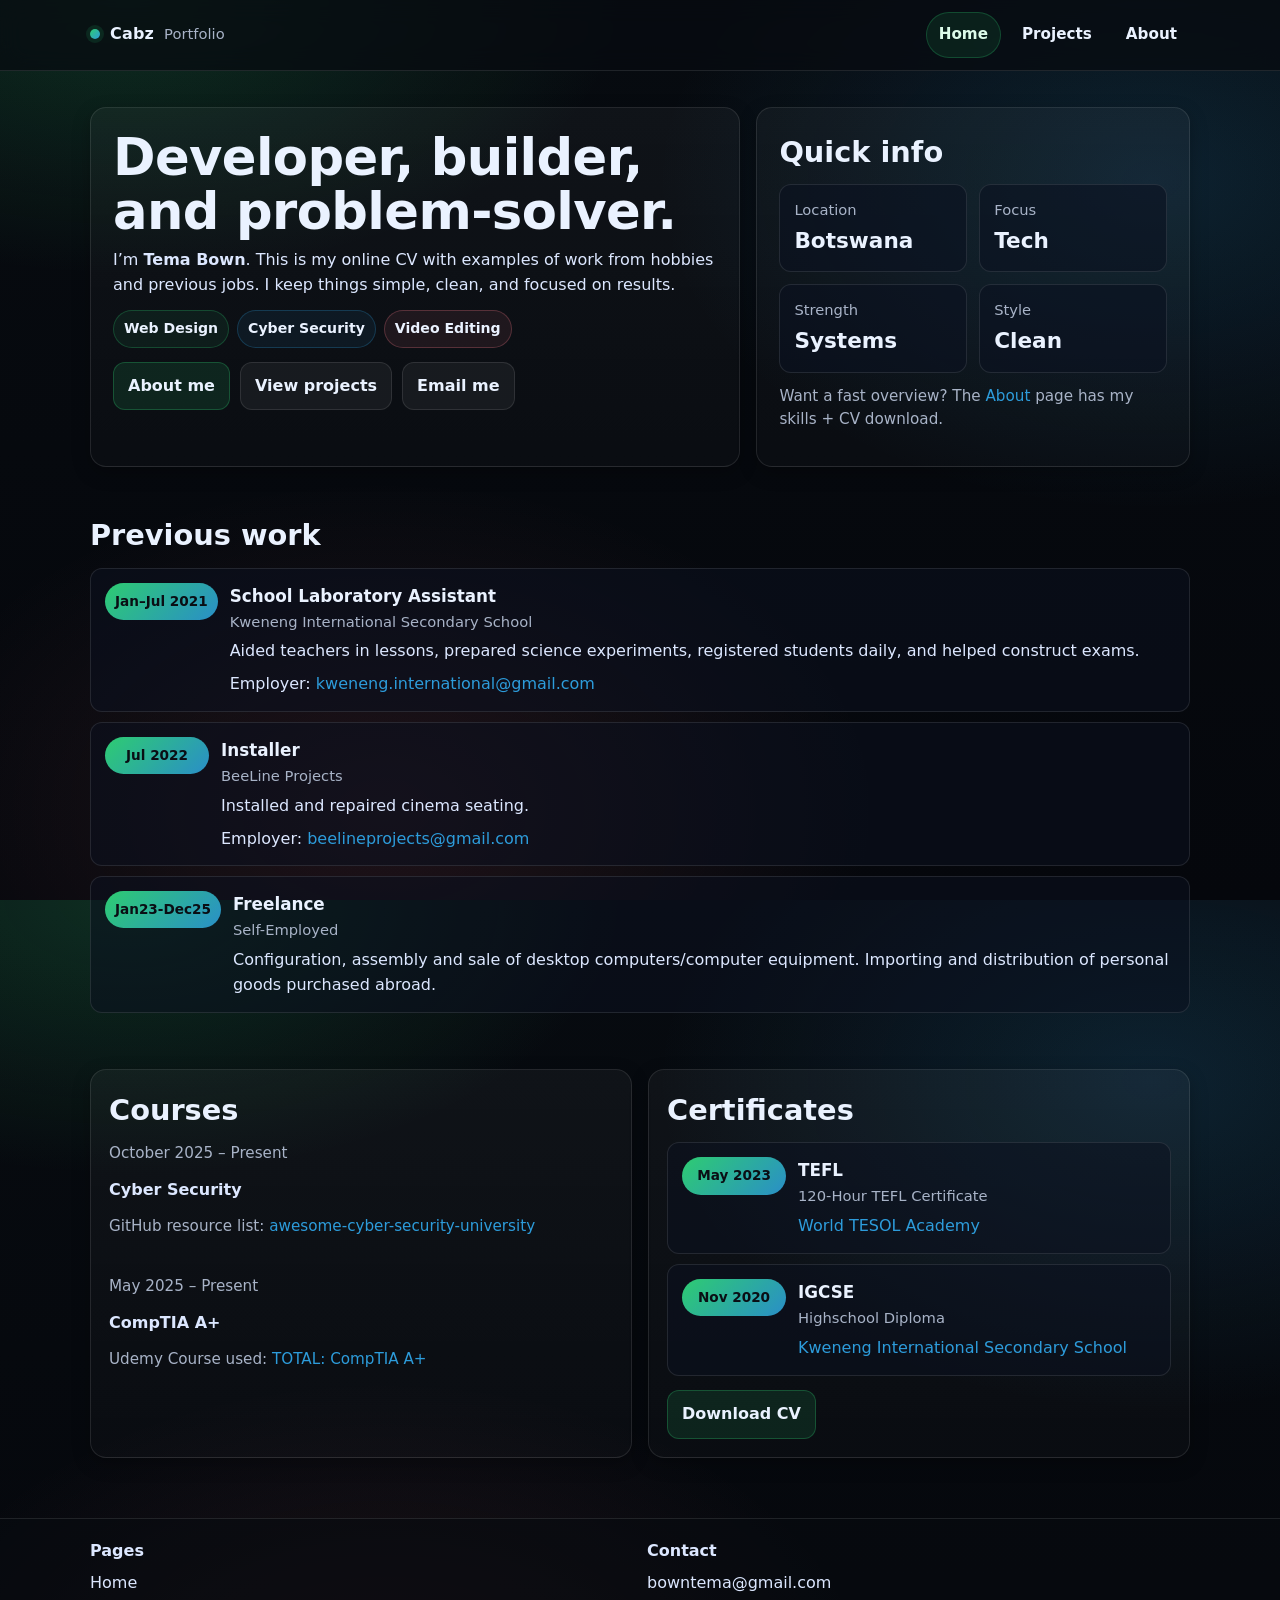
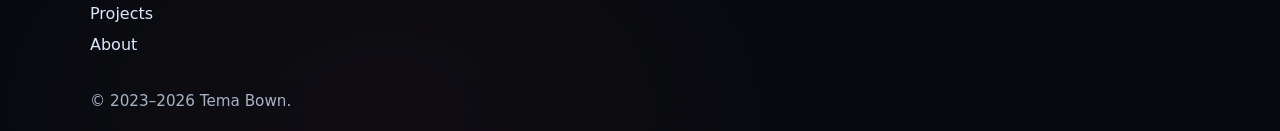
<file: portfolio_rebuild/index.html>
<!doctype html>
<html lang="en-GB">
<head>
  <meta charset="UTF-8" />
  <meta name="author" content="Tema" />
  <meta name="viewport" content="width=device-width, initial-scale=1.0" />
  <meta name="description" content="Tema Bown — Online portfolio and CV" />
  <title>Cabz| Portfolio</title>
  <link rel="icon" href="favicon.png" type="image/svg+xml" />
  <link rel="stylesheet" href="styles.css" />
  <link rel="stylesheet" href="index.css" />
</head>
<body>
  <header class="nav">
      <div class="container nav-inner">
        <div class="brand">
          <span class="dot" aria-hidden="true"></span>
          <span class="name">Cabz</span>
          <span class="tag">Portfolio</span>
        </div>
        <nav class="nav-links" aria-label="Primary">
          <a href="index.html" class="active">Home</a>
          <a href="projects.html" class="">Projects</a>
          <a href="about.html" class="">About</a>
        </nav>
      </div>
    </header>

  <main class="container">
    <section class="hero">
      <div class="hero-grid">
        <div class="card">
          <div class="card-inner">
            <h1>Developer, builder, and problem-solver.</h1>
            <p>
              I’m <strong>Tema Bown</strong>. This is my online CV with examples of work from hobbies and previous jobs.
              I keep things simple, clean, and focused on results.
            </p>

            <div class="badge-row" aria-label="Highlights">
              <span class="badge green">Web Design</span>
              <span class="badge blue">Cyber Security</span>
              <span class="badge red">Video Editing</span>
            </div>

            <div style="display:flex; flex-wrap:wrap; gap:10px; margin-top:14px;">
              <a class="btn primary" href="about.html">About me</a>
              <a class="btn" href="projects.html">View projects</a>
              <a class="btn" href="mailto:bowntema@gmail.com">Email me</a>
            </div>
          </div>
        </div>

        <div class="card">
          <div class="card-inner">
            <h2>Quick info</h2>
            <div class="kpis">
              <div class="kpi">
                <div class="label">Location</div>
                <div class="value">Botswana</div>
              </div>
              <div class="kpi">
                <div class="label">Focus</div>
                <div class="value">Tech</div>
              </div>
              <div class="kpi">
                <div class="label">Strength</div>
                <div class="value">Systems</div>
              </div>
              <div class="kpi">
                <div class="label">Style</div>
                <div class="value">Clean</div>
              </div>
            </div>
            <p class="small" style="margin-top:12px;">
              Want a fast overview? The <a href="about.html">About</a> page has my skills + CV download.
            </p>
          </div>
        </div>
      </div>
    </section>

    <section class="section">
      <h2>Previous work</h2>
      <div class="list" role="list">
        <div class="item" role="listitem">
          <div class="pill">Jan–Jul 2021</div>
          <div>
            <h3>School Laboratory Assistant</h3>
            <div class="meta">Kweneng International Secondary School</div>
            <div class="desc">
              Aided teachers in lessons, prepared science experiments, registered students daily, and helped construct exams.
              <div style="margin-top:8px;">
                Employer: <a href="mailto:kweneng.international@gmail.com">kweneng.international@gmail.com</a>
              </div>
            </div>
          </div>
        </div>

        <div class="item" role="listitem">
          <div class="pill">  Jul 2022  </div>
          <div>
            <h3>Installer</h3>
            <div class="meta">BeeLine Projects</div>
            <div class="desc">
              Installed and repaired cinema seating.
              <div style="margin-top:8px;">
                Employer: <a href="mailto:beelineprojects@gmail.com">beelineprojects@gmail.com</a>
              </div>
            </div>
          </div>
        </div>
                <div class="item" role="listitem">
          <div class="pill">Jan23-Dec25</div>
          <div>
            <h3>Freelance</h3>
            <div class="meta">Self-Employed</div>
            <div class="desc">
              Configuration, assembly and sale of desktop computers/computer equipment. Importing and distribution of personal goods purchased abroad.
            </div>
          </div>
        </div>
      </div>
    </section>

    <section class="section grid-2">
      <div class="card">
        <div class="card-inner">
          <h2>Courses</h2>
          <p class="small">October 2025 – Present</p>
          <p><strong>Cyber Security</strong></p>
          <p class="small">
            GitHub resource list:
            <a href="https://github.com/brootware/awesome-cyber-security-university">awesome-cyber-security-university</a>
          </p>
          <br>
          <p class="small">May 2025 – Present</p>
          <p><strong>CompTIA A+</strong></p>
          <p class="small">
            Udemy Course used:
            <a href="https://www.udemy.com/course/comptia-aplus-core-1/?couponCode=CP250105G1">TOTAL: CompTIA A+</a>
          </p>
        </div>
      </div>

      <div class="card">
        <div class="card-inner">
          <h2>Certificates</h2>
          <div class="list" role="list">
            <div class="item" role="listitem">
              <div class="pill">May 2023</div>
              <div>
                <h3>TEFL</h3>
                <div class="meta">120-Hour TEFL Certificate</div>
                <div class="desc">
                  <a href="https://www.worldtesolacademy.com/">World TESOL Academy</a>
                </div>
              </div>
            </div>
            <div class="item" role="listitem">
              <div class="pill">Nov 2020</div>
              <div>
                <h3>IGCSE</h3>
                <div class="meta">Highschool Diploma</div>
                <div class="desc">
                  <a href="https://kwenenginternational.com/">Kweneng International Secondary School</a>
                </div>
              </div>
            </div>
          </div>

          <div style="margin-top:14px;">
            <a class="btn primary" href="Tema Bown CV Jan 2026.pdf" download>Download CV</a>
          </div>
        </div>
      </div>
    </section>
  </main>

  <footer>
  <div class="container">
    <div class="footer-grid">
      <div>
        <p class="footer-title">Pages</p>
        <ul class="footer-links">
          <li><a href="index.html">Home</a></li>
          <li><a href="projects.html">Projects</a></li>
          <li><a href="about.html">About</a></li>
        </ul>
      </div>
      <div>
        <p class="footer-title">Contact</p>
        <ul class="footer-links">
          <li><a href="mailto:bowntema@gmail.com">bowntema@gmail.com</a></li>
        </ul>
      </div>
    </div>
    <div class="copyright">
      <span>&copy; 2023–2026 Tema Bown.</span>
    </div>
  </div>
</footer>
</body>
</html>
</file>
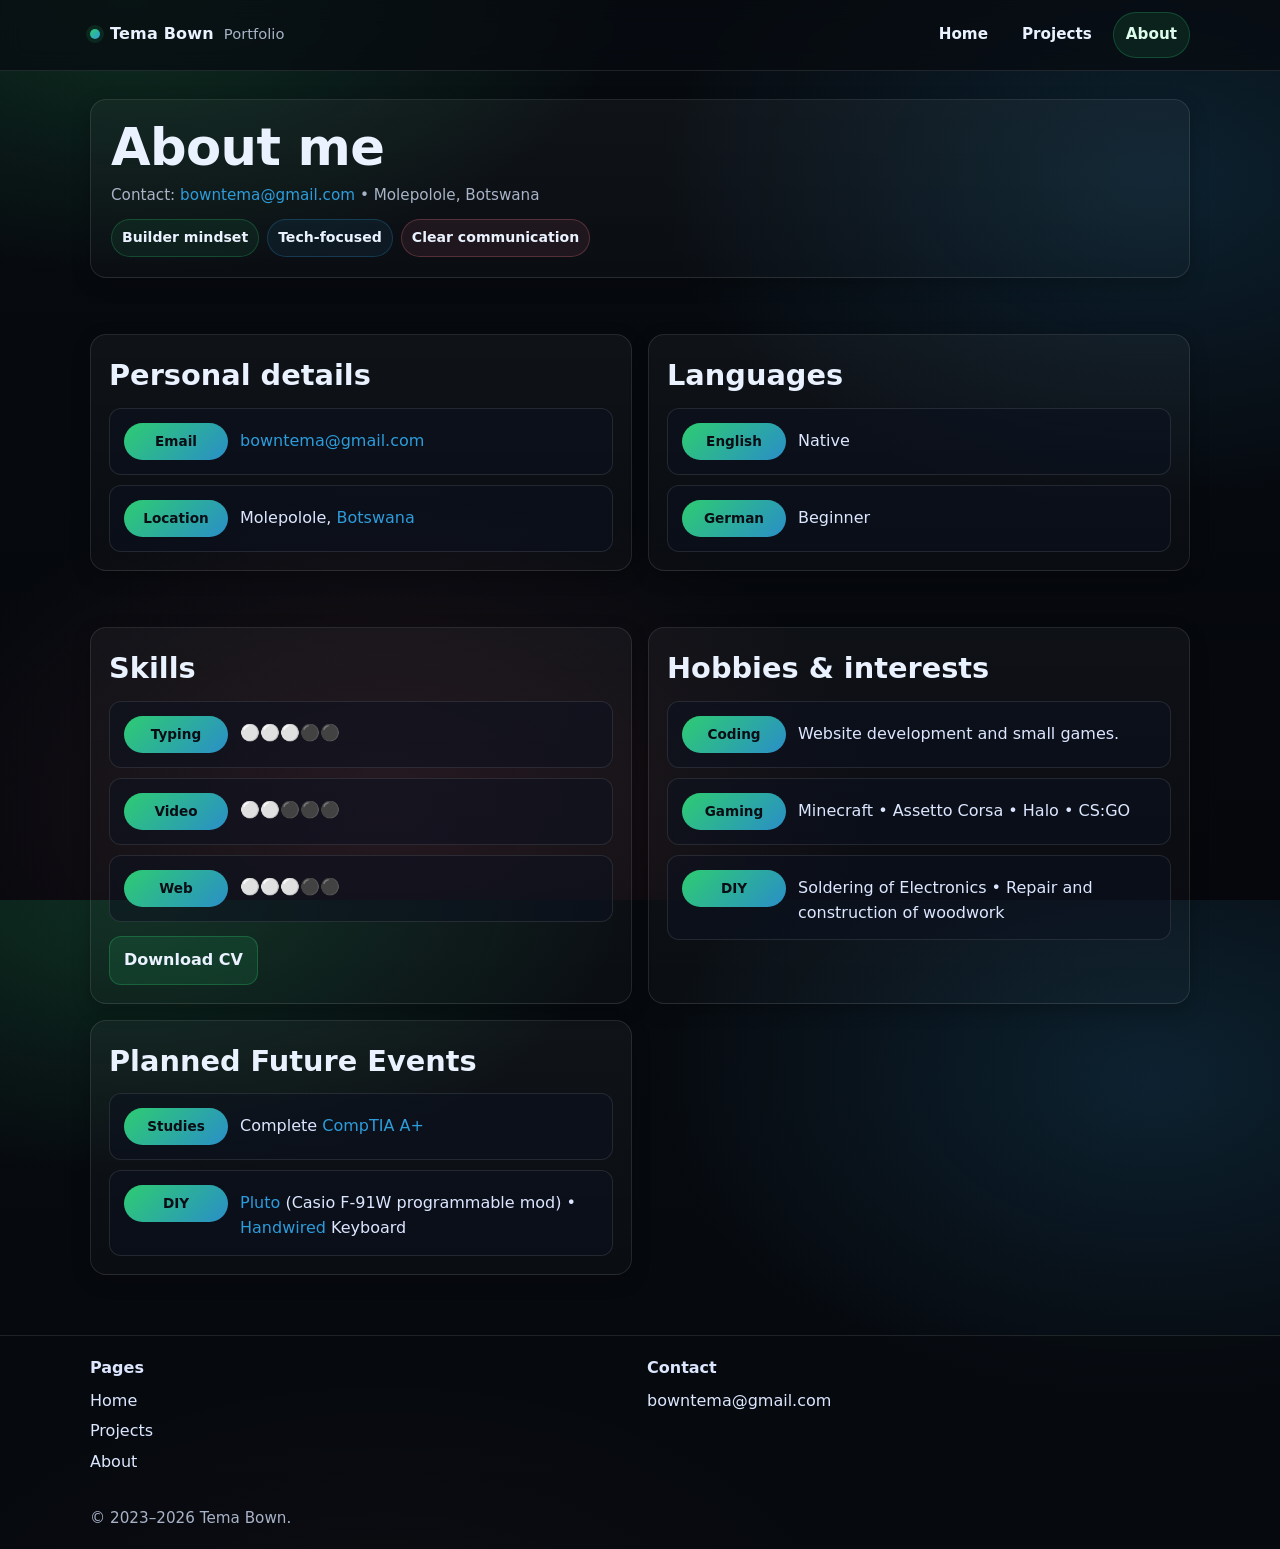
<file: portfolio_rebuild/about.html>
<!doctype html>
<html lang="en-GB">
<head>
  <meta charset="UTF-8" />
  <meta name="author" content="Tema" />
  <meta name="viewport" content="width=device-width, initial-scale=1.0" />
  <meta name="description" content="About Tema Bown" />
  <title>About | Tema Bown</title>
  <link rel="icon" href="favicon.png" type="image/svg+xml" />
  <link rel="stylesheet" href="styles.css" />
  <link rel="stylesheet" href="about.css" />
</head>
<body>
  <header class="nav">
      <div class="container nav-inner">
        <div class="brand">
          <span class="dot" aria-hidden="true"></span>
          <span class="name">Tema Bown</span>
          <span class="tag">Portfolio</span>
        </div>
        <nav class="nav-links" aria-label="Primary">
          <a href="index.html" class="">Home</a>
          <a href="projects.html" class="">Projects</a>
          <a href="about.html" class="active">About</a>
        </nav>
      </div>
    </header>

  <main class="container">
    <section class="section">
      <div class="card about-grid">
        <div class="card-inner">
          <h1>About me</h1>
          <p class="small">
            Contact: <a href="mailto:bowntema@gmail.com">bowntema@gmail.com</a> • Molepolole, Botswana
          </p>
          <div class="badge-row">
            <span class="badge green">Builder mindset</span>
            <span class="badge blue">Tech-focused</span>
            <span class="badge red">Clear communication</span>
          </div>
        </div>
      </div>
    </section>

    <section class="section grid-2">
      <div class="card">
        <div class="card-inner">
          <h2>Personal details</h2>
          <div class="list" role="list">
            <div class="item" role="listitem">
              <div class="pill">Email</div>
              <div class="desc"><a href="mailto:bowntema@gmail.com">bowntema@gmail.com</a></div>
            </div>
            <div class="item" role="listitem">
              <div class="pill">Location</div>
              <div class="desc">Molepolole, <a href="https://en.wikipedia.org/wiki/Botswana">Botswana</a></div>
            </div>
          </div>
        </div>
      </div>

      <div class="card">
        <div class="card-inner">
          <h2>Languages</h2>
          <div class="list" role="list">
            <div class="item" role="listitem">
              <div class="pill">English</div>
              <div class="desc">Native</div>
            </div>
            <div class="item" role="listitem">
              <div class="pill">German</div>
              <div class="desc">Beginner</div>
            </div>
          </div>
        </div>
      </div>
    </section>

    <section class="section grid-2">
      <div class="card">
        <div class="card-inner">
          <h2>Skills</h2>
          <div class="list" role="list">
            <div class="item" role="listitem">
              <div class="pill">Typing</div>
              <div class="desc meter">⚪⚪⚪⚫⚫</div>
            </div>
            <div class="item" role="listitem">
              <div class="pill">Video</div>
              <div class="desc meter">⚪⚪⚫⚫⚫</div>
            </div>
            <div class="item" role="listitem">
              <div class="pill">Web</div>
              <div class="desc meter">⚪⚪⚪⚫⚫</div>
            </div>
          </div>

          <div style="margin-top:14px;">
            <a class="btn primary" href="Tema Bown CV Jan 2026.pdf" download>Download CV</a>
          </div>
        </div>
      </div>

      <div class="card">
        <div class="card-inner">
          <h2>Hobbies & interests</h2>
          <div class="list" role="list">
            <div class="item" role="listitem">
              <div class="pill">Coding</div>
              <div class="desc">Website development and small games.</div>
            </div>
            <div class="item" role="listitem">
              <div class="pill">Gaming</div>
              <div class="desc">
                Minecraft • Assetto Corsa • Halo • CS:GO
              </div>
            </div>
            <div class="item" role="listitem">
              <div class="pill">DIY</div>
              <div class="desc">
                Soldering of Electronics • Repair and construction of woodwork
              </div>
            </div>
          </div>
        </div>
      </div>
      <div class="card">
        <div class="card-inner">
          <h2>Planned Future Events</h2>
          <div class="list" role="list">
            <div class="item" role="listitem">
              <div class="pill">Studies</div>
              <div class="desc">Complete <a href="https://www.comptia.org/en-za/certifications/a/core-1-and-2-v15/">CompTIA A+</a></div>
            </div>
            <div class="item" role="listitem">
              <div class="pill">DIY</div>
              <div class="desc">
                <a href="https://github.com/carrotIndustries/pluto">Pluto</a> (Casio F‑91W programmable mod) • <a href="https://www.youtube.com/watch?v=hjml-K-pV4E&ab_channel=JoeScotto">Handwired</a> Keyboard
              </div>
            </div>
          </div>
        </div>
      </div>
    </section>
  </main>

  <footer>
  <div class="container">
    <div class="footer-grid">
      <div>
        <p class="footer-title">Pages</p>
        <ul class="footer-links">
          <li><a href="index.html">Home</a></li>
          <li><a href="projects.html">Projects</a></li>
          <li><a href="about.html">About</a></li>
        </ul>
      </div>
      <div>
        <p class="footer-title">Contact</p>
        <ul class="footer-links">
          <li><a href="mailto:bowntema@gmail.com">bowntema@gmail.com</a></li>
        </ul>
      </div>
    </div>
    <div class="copyright">
      <span>&copy; 2023–2026 Tema Bown.</span>
    </div>
  </div>
</footer>
</body>
</html>
</file>
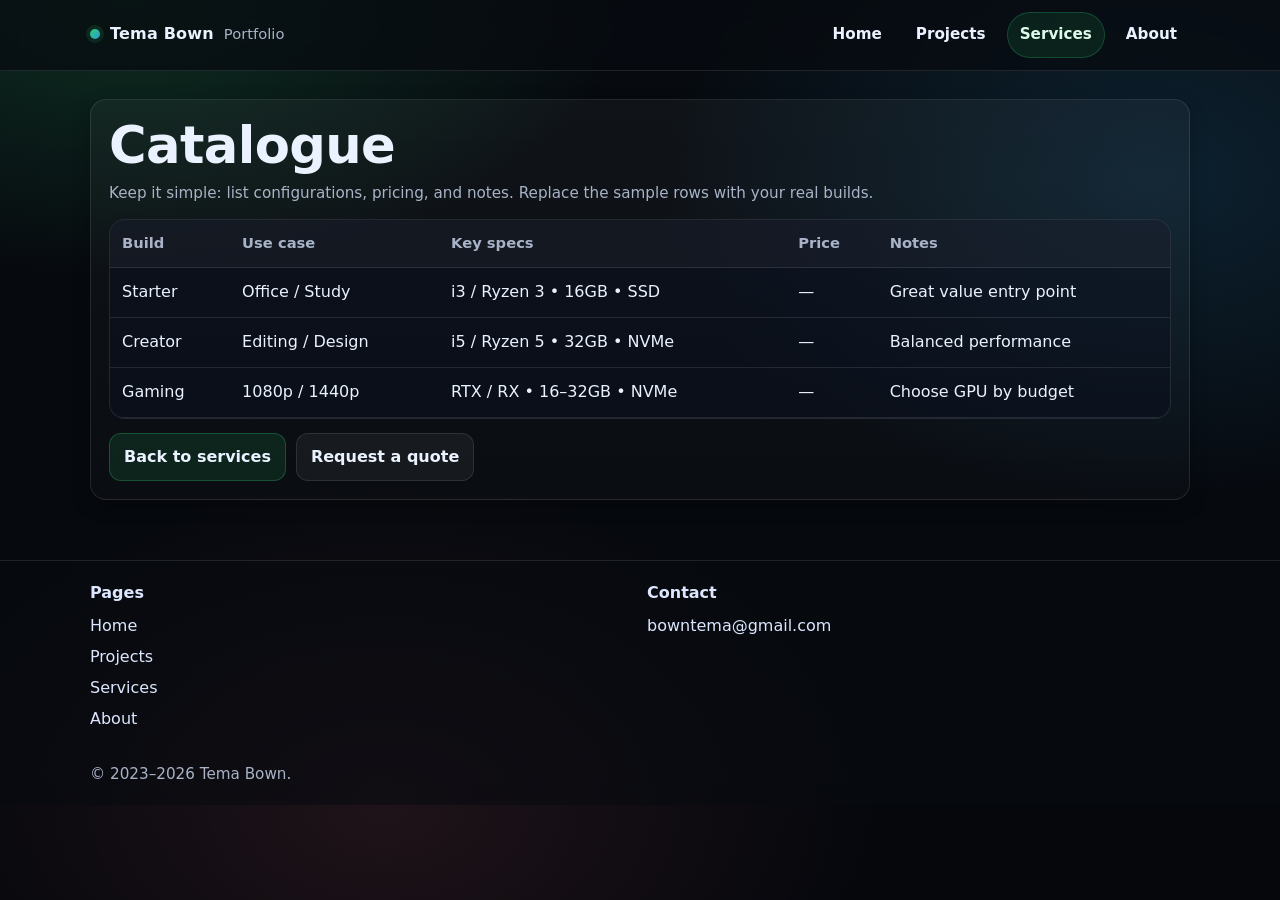
<file: portfolio_rebuild/catalogueCC.html>
<!doctype html>
<html lang="en-GB">
<head>
  <meta charset="UTF-8" />
  <meta name="author" content="Tema" />
  <meta name="viewport" content="width=device-width, initial-scale=1.0" />
  <meta name="description" content="Cabbys Computers catalogue" />
  <title>Catalogue | Cabbys Computers</title>
  <link rel="icon" href="favicon.png" type="image/svg+xml" />
  <link rel="stylesheet" href="styles.css" />
  <link rel="stylesheet" href="catalogueCC.css" />
</head>
<body>
  <header class="nav">
      <div class="container nav-inner">
        <div class="brand">
          <span class="dot" aria-hidden="true"></span>
          <span class="name">Tema Bown</span>
          <span class="tag">Portfolio</span>
        </div>
        <nav class="nav-links" aria-label="Primary">
          <a href="index.html" class="">Home</a>
          <a href="projects.html" class="">Projects</a>
          <a href="services.html" class="active">Services</a>
          <a href="about.html" class="">About</a>
        </nav>
      </div>
    </header>

  <main class="container">
    <section class="section">
      <div class="card">
        <div class="card-inner">
          <h1>Catalogue</h1>
          <p class="small">
            Keep it simple: list configurations, pricing, and notes. Replace the sample rows with your real builds.
          </p>

          <div class="table-wrap" style="margin-top:14px;">
            <table>
              <thead>
                <tr>
                  <th>Build</th>
                  <th>Use case</th>
                  <th>Key specs</th>
                  <th>Price</th>
                  <th>Notes</th>
                </tr>
              </thead>
              <tbody>
                <tr>
                  <td>Starter</td>
                  <td>Office / Study</td>
                  <td>i3 / Ryzen 3 • 16GB • SSD</td>
                  <td>—</td>
                  <td>Great value entry point</td>
                </tr>
                <tr>
                  <td>Creator</td>
                  <td>Editing / Design</td>
                  <td>i5 / Ryzen 5 • 32GB • NVMe</td>
                  <td>—</td>
                  <td>Balanced performance</td>
                </tr>
                <tr>
                  <td>Gaming</td>
                  <td>1080p / 1440p</td>
                  <td>RTX / RX • 16–32GB • NVMe</td>
                  <td>—</td>
                  <td>Choose GPU by budget</td>
                </tr>
              </tbody>
            </table>
          </div>

          <div style="margin-top:14px; display:flex; gap:10px; flex-wrap:wrap;">
            <a class="btn primary" href="services.html">Back to services</a>
            <a class="btn" href="mailto:bowntema@gmail.com">Request a quote</a>
          </div>
        </div>
      </div>
    </section>
  </main>

  <footer>
  <div class="container">
    <div class="footer-grid">
      <div>
        <p class="footer-title">Pages</p>
        <ul class="footer-links">
          <li><a href="index.html">Home</a></li>
          <li><a href="projects.html">Projects</a></li>
          <li><a href="services.html">Services</a></li>
          <li><a href="about.html">About</a></li>
        </ul>
      </div>
      <div>
        <p class="footer-title">Contact</p>
        <ul class="footer-links">
          <li><a href="mailto:bowntema@gmail.com">bowntema@gmail.com</a></li>
        </ul>
      </div>
    </div>
    <div class="copyright">
      <span>&copy; 2023–2026 Tema Bown.</span>
    </div>
  </div>
</footer>
</body>
</html>
</file>
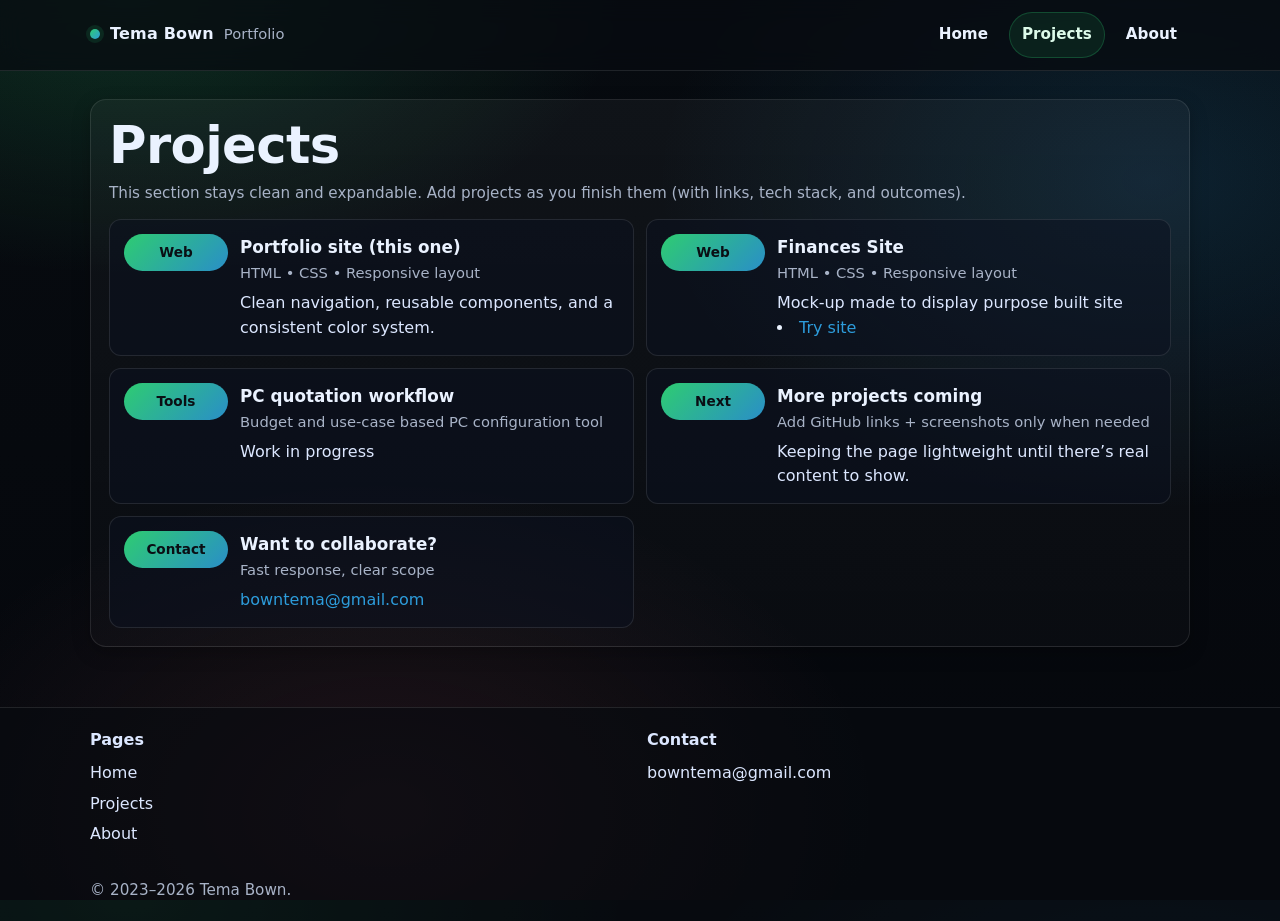
<file: portfolio_rebuild/projects.html>
<!doctype html>
<html lang="en-GB">
<head>
  <meta charset="UTF-8" />
  <meta name="author" content="Tema" />
  <meta name="viewport" content="width=device-width, initial-scale=1.0" />
  <meta name="description" content="Projects and builds" />
  <title>Projects | Tema Bown</title>
  <link rel="icon" href="favicon.png" type="image/svg+xml" />
  <link rel="stylesheet" href="styles.css" />
  <link rel="stylesheet" href="projects.css" />
</head>
<body>
  <header class="nav">
      <div class="container nav-inner">
        <div class="brand">
          <span class="dot" aria-hidden="true"></span>
          <span class="name">Tema Bown</span>
          <span class="tag">Portfolio</span>
        </div>
        <nav class="nav-links" aria-label="Primary">
          <a href="index.html" class="">Home</a>
          <a href="projects.html" class="active">Projects</a>
          <a href="about.html" class="">About</a>
        </nav>
      </div>
    </header>

  <main class="container">
    <section class="section">
      <div class="card">
        <div class="card-inner">
          <h1>Projects</h1>
          <p class="small">
            This section stays clean and expandable. Add projects as you finish them (with links, tech stack, and outcomes).
          </p>

          <div class="project-grid" style="margin-top:14px;">
            <div class="item">
              <div class="pill">Web</div>
              <div>
                <h3>Portfolio site (this one)</h3>
                <div class="meta">HTML • CSS • Responsive layout</div>
                <div class="desc">Clean navigation, reusable components, and a consistent color system.</div>
              </div>
            </div>

                        <div class="item">
              <div class="pill">Web</div>
              <div>
                <h3>Finances Site</h3>
                <div class="meta">HTML • CSS • Responsive layout</div>
                <div class="desc">Mock-up made to display purpose built site</div>
                <div><li><a href="financeProject/index.html">Try site</a></li></div>
              </div>
            </div>

            <div class="item">
              <div class="pill">Tools</div>
              <div>
                <h3>PC quotation workflow</h3>
                <div class="meta">Budget and use-case based PC configuration tool</div>
                <div class="desc">Work in progress</div>
              </div>
            </div>

            <div class="item">
              <div class="pill">Next</div>
              <div>
                <h3>More projects coming</h3>
                <div class="meta">Add GitHub links + screenshots only when needed</div>
                <div class="desc">Keeping the page lightweight until there’s real content to show.</div>
              </div>
            </div>

            <div class="item">
              <div class="pill">Contact</div>
              <div>
                <h3>Want to collaborate?</h3>
                <div class="meta">Fast response, clear scope</div>
                <div class="desc"><a href="mailto:bowntema@gmail.com">bowntema@gmail.com</a></div>
              </div>
            </div>
          </div>
        </div>
      </div>
    </section>
  </main>

  <footer>
  <div class="container">
    <div class="footer-grid">
      <div>
        <p class="footer-title">Pages</p>
        <ul class="footer-links">
          <li><a href="index.html">Home</a></li>
          <li><a href="projects.html">Projects</a></li>
          <li><a href="about.html">About</a></li>
        </ul>
      </div>
      <div>
        <p class="footer-title">Contact</p>
        <ul class="footer-links">
          <li><a href="mailto:bowntema@gmail.com">bowntema@gmail.com</a></li>
        </ul>
      </div>
    </div>
    <div class="copyright">
      <span>&copy; 2023–2026 Tema Bown.</span>
    </div>
  </div>
</footer>
</body>
</html>
</file>
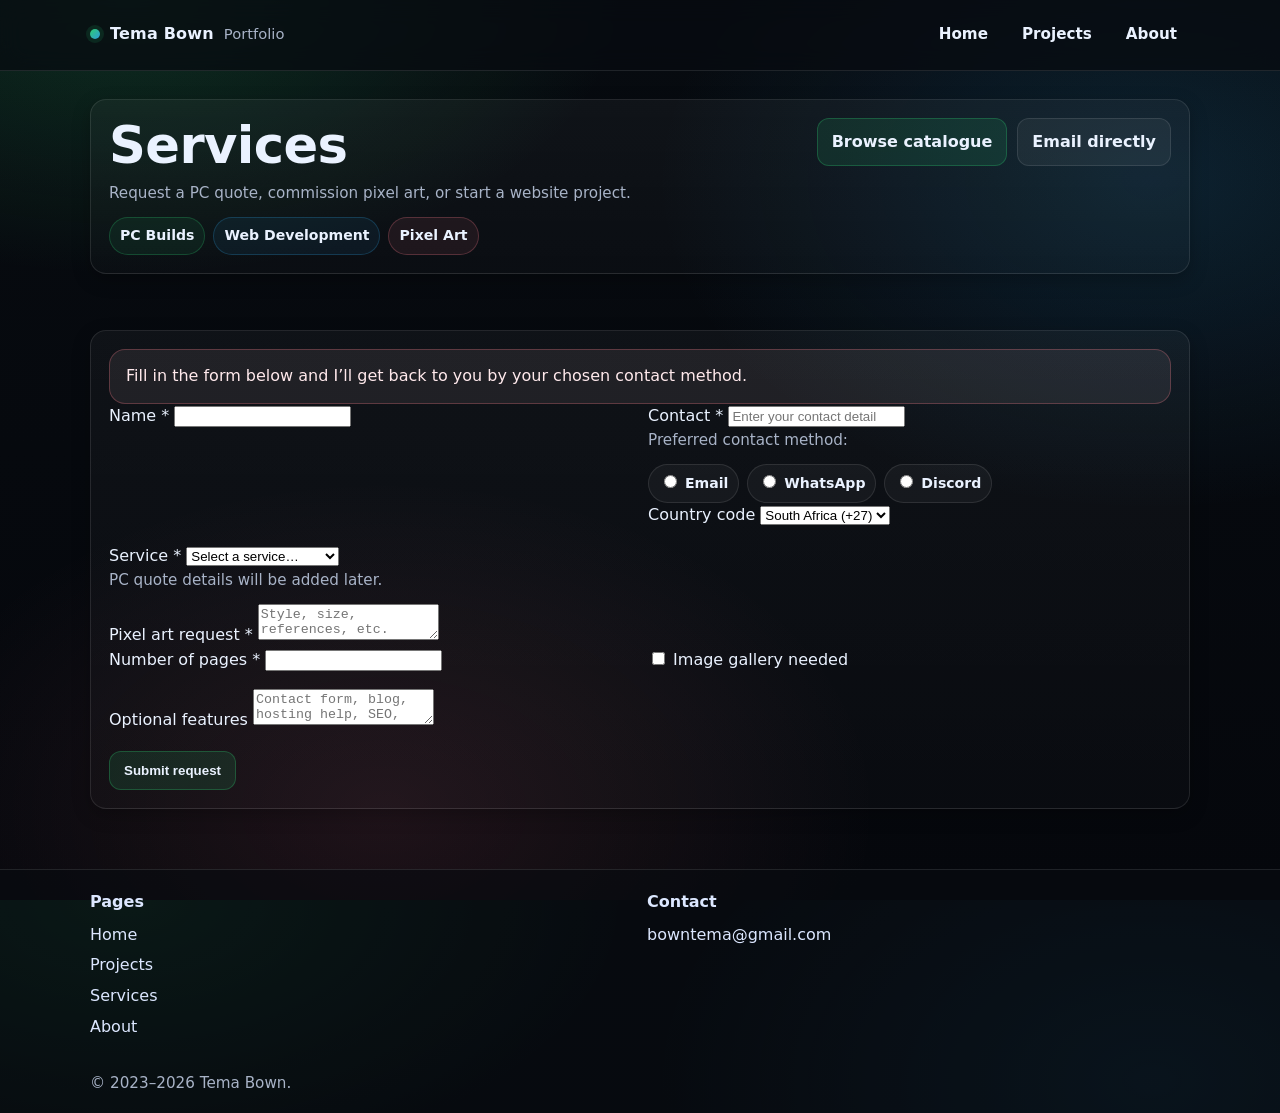
<file: portfolio_rebuild/services.html>
<!doctype html>
<html lang="en-GB">
<head>
  <meta charset="UTF-8" />
  <meta name="author" content="Tema" />
  <meta name="viewport" content="width=device-width, initial-scale=1.0" />
  <meta name="description" content="Services and requests" />
  <title>Services | Tema Bown</title>

  <link rel="icon" href="favicon.png" type="image/svg+xml" />
  <link rel="stylesheet" href="styles.css" />
  <link rel="stylesheet" href="services.css" />
</head>
<body>

<header class="nav">
  <div class="container nav-inner">
    <div class="brand">
      <span class="dot" aria-hidden="true"></span>
      <span class="name">Tema Bown</span>
      <span class="tag">Portfolio</span>
    </div>
    <nav class="nav-links" aria-label="Primary">
      <a href="index.html">Home</a>
      <a href="projects.html">Projects</a>
      <a href="about.html">About</a>
    </nav>
  </div>
</header>


<!-- Current Work In Progress -->
<!-- Code to later be inserted within the nav-links class for navbar -->
<!--       <a href="services.html" class="active">Services</a>       -->

<main class="container">

  <!-- Hero -->
  <section class="section">
    <div class="card">
      <div class="card-inner service-top">
        <div>
          <h1>Services</h1>
          <p class="small">
            Request a PC quote, commission pixel art, or start a website project.
          </p>

          <div class="badge-row">
            <span class="badge green">PC Builds</span>
            <span class="badge blue">Web Development</span>
            <span class="badge red">Pixel Art</span>
          </div>
        </div>

        <div class="actions">
          <a class="btn primary" href="catalogueCC.html">Browse catalogue</a>
          <a class="btn" href="mailto:bowntema@gmail.com">Email directly</a>
        </div>
      </div>
    </div>
  </section>

  <!-- Service Form -->
  <section class="section">
    <div class="card">
      <div class="card-inner">

        <div class="notice">  
          Fill in the form below and I’ll get back to you by your chosen contact method.
        </div>

        <form
          class="service-form"
          id="serviceForm"
          method="post"
          action="https://formspree.io/f/YOUR_FORM_ID"
        >

          <!-- Basic info -->
          <div class="grid-2">
            <div>
              <label for="name">Name *</label>
              <input id="name" name="name" required />
            </div>

            <div>
              <label for="contact">Contact *</label>
              <input
                id="contact"
                name="contact"
                required
                placeholder="Enter your contact detail"
              />

              <p class="small">Preferred contact method:</p>

              <div class="badge-row">
                <label class="badge">
                  <input type="radio" name="contactType" value="email" required />
                  Email
                </label>
                <label class="badge">
                  <input type="radio" name="contactType" value="whatsapp" />
                  WhatsApp
                </label>
                <label class="badge">
                  <input type="radio" name="contactType" value="discord" />
                  Discord
                </label>
              </div>

              <div id="countryWrap" class="hidden">
                <label for="countryCode">Country code</label>
                <select id="countryCode" name="countryCode">
                  <option value="+27">South Africa (+27)</option>
                  <option value="+1">USA (+1)</option>
                  <option value="+44">UK (+44)</option>
                  <option value="+61">Australia (+61)</option>
                  <option value="+49">Germany (+49)</option>
                </select>
              </div>
            </div>
          </div>

          <!-- Service -->
          <div style="margin-top:16px;">
            <label for="service">Service *</label>
            <select id="service" name="service" required>
              <option value="">Select a service…</option>
              <option value="pc">PC Quote</option>
              <option value="pixel">Pixel Art Commission</option>
              <option value="web">Website Development</option>
            </select>
          </div>

          <!-- PC -->
          <div id="pcFields" class="hidden">
            <p class="small">PC quote details will be added later.</p>
          </div>

          <!-- Pixel Art -->
          <div id="pixelFields" class="hidden">
            <label for="pixelRequest">Pixel art request *</label>
            <textarea
              id="pixelRequest"
              name="pixelRequest"
              placeholder="Style, size, references, etc."
            ></textarea>
          </div>

          <!-- Website -->
          <div id="webFields" class="hidden grid-2">
            <div>
              <label for="pages">Number of pages *</label>
              <input type="number" id="pages" name="pages" min="1" />
            </div>

            <div>
              <label>
                <input type="checkbox" name="gallery" />
                Image gallery needed
              </label>
            </div>

            <div style="grid-column:1/-1;">
              <label for="webExtras">Optional features</label>
              <textarea
                id="webExtras"
                name="webExtras"
                placeholder="Contact form, blog, hosting help, SEO, etc."
              ></textarea>
            </div>
          </div>

          <input type="hidden" name="_subject" value="New Service Request" />
          <input type="hidden" name="_template" value="table" />

          <div style="margin-top:18px;">
            <button class="btn primary" type="submit">Submit request</button>
          </div>
        </form>

      </div>
    </div>
  </section>

</main>

<footer>
  <div class="container">
    <div class="footer-grid">
      <div>
        <p class="footer-title">Pages</p>
        <ul class="footer-links">
          <li><a href="index.html">Home</a></li>
          <li><a href="projects.html">Projects</a></li>
          <li><a href="services.html">Services</a></li>
          <li><a href="about.html">About</a></li>
        </ul>
      </div>
      <div>
        <p class="footer-title">Contact</p>
        <ul class="footer-links">
          <li><a href="mailto:bowntema@gmail.com">bowntema@gmail.com</a></li>
        </ul>
      </div>
    </div>

    <div class="copyright">
      <span>&copy; 2023–2026 Tema Bown.</span>
    </div>
  </div>
</footer>

<script src="services.js" defer></script>
</body>
</html>
</file>
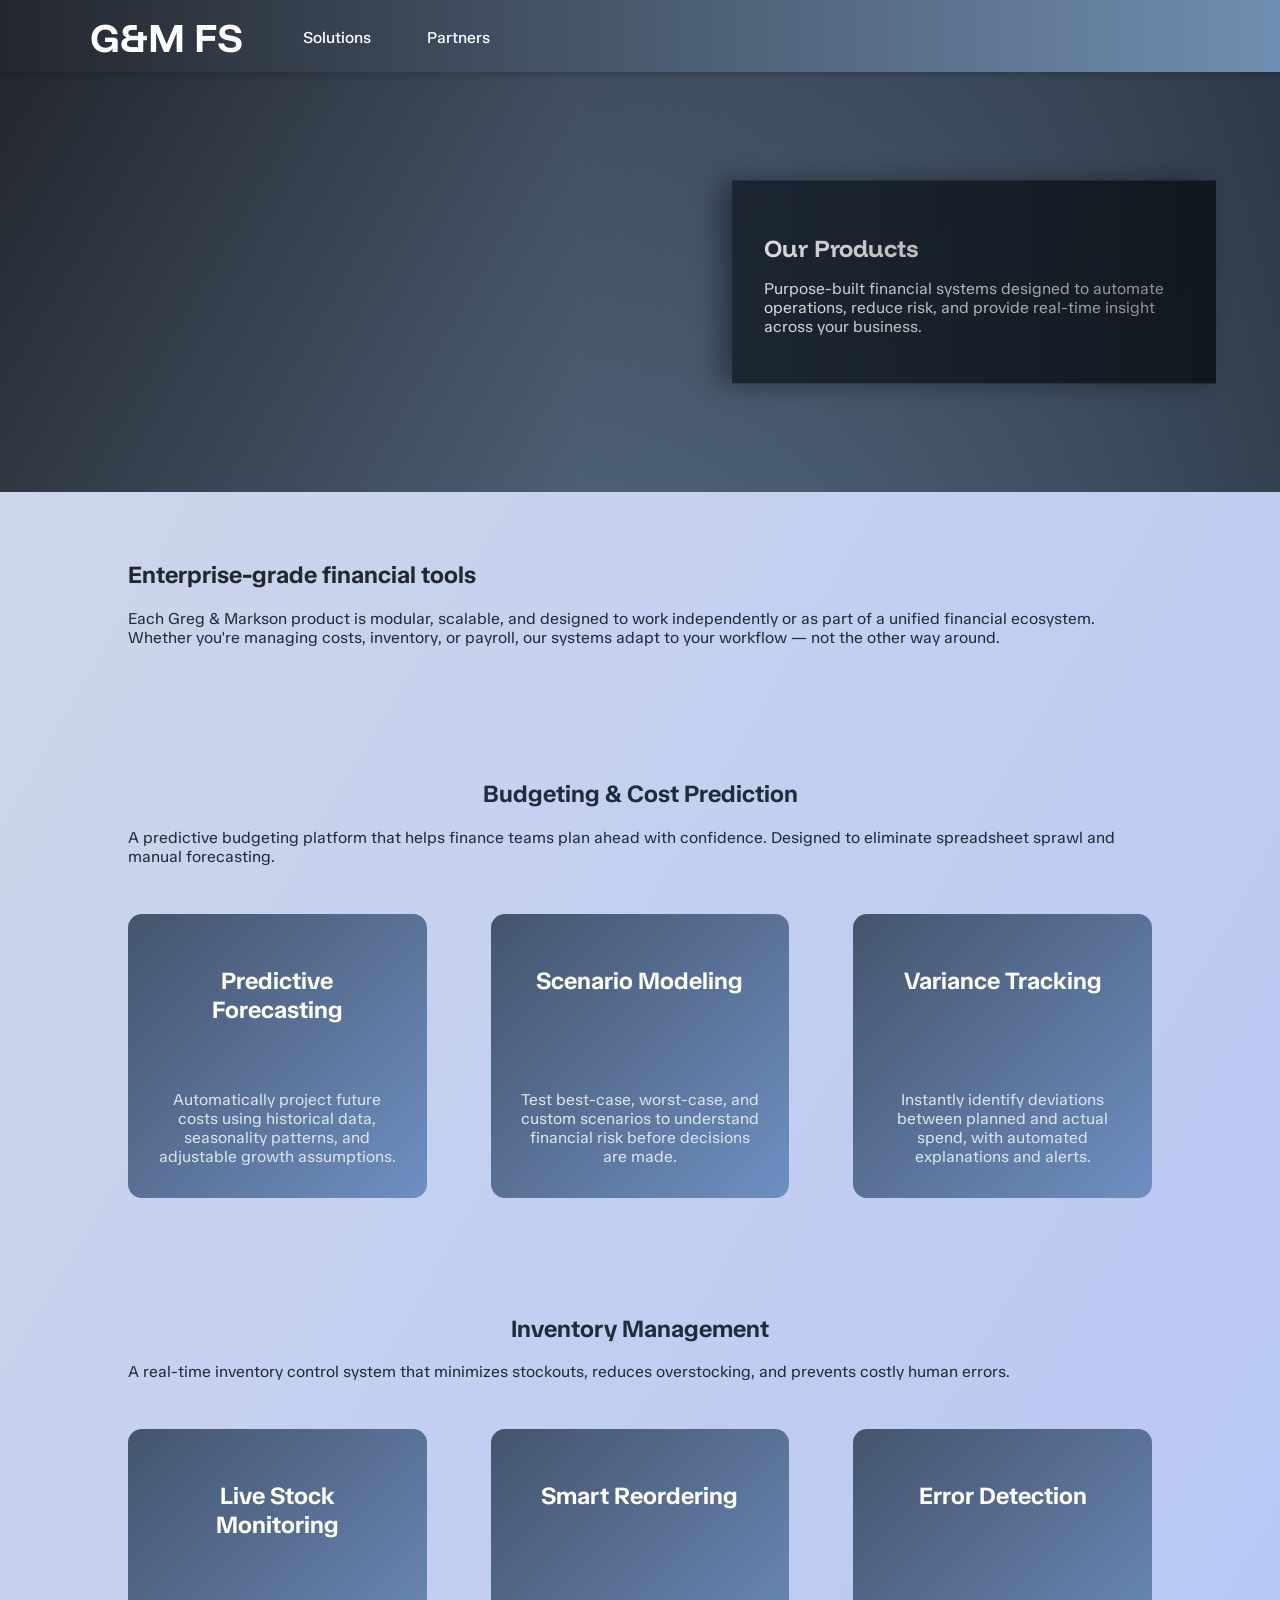
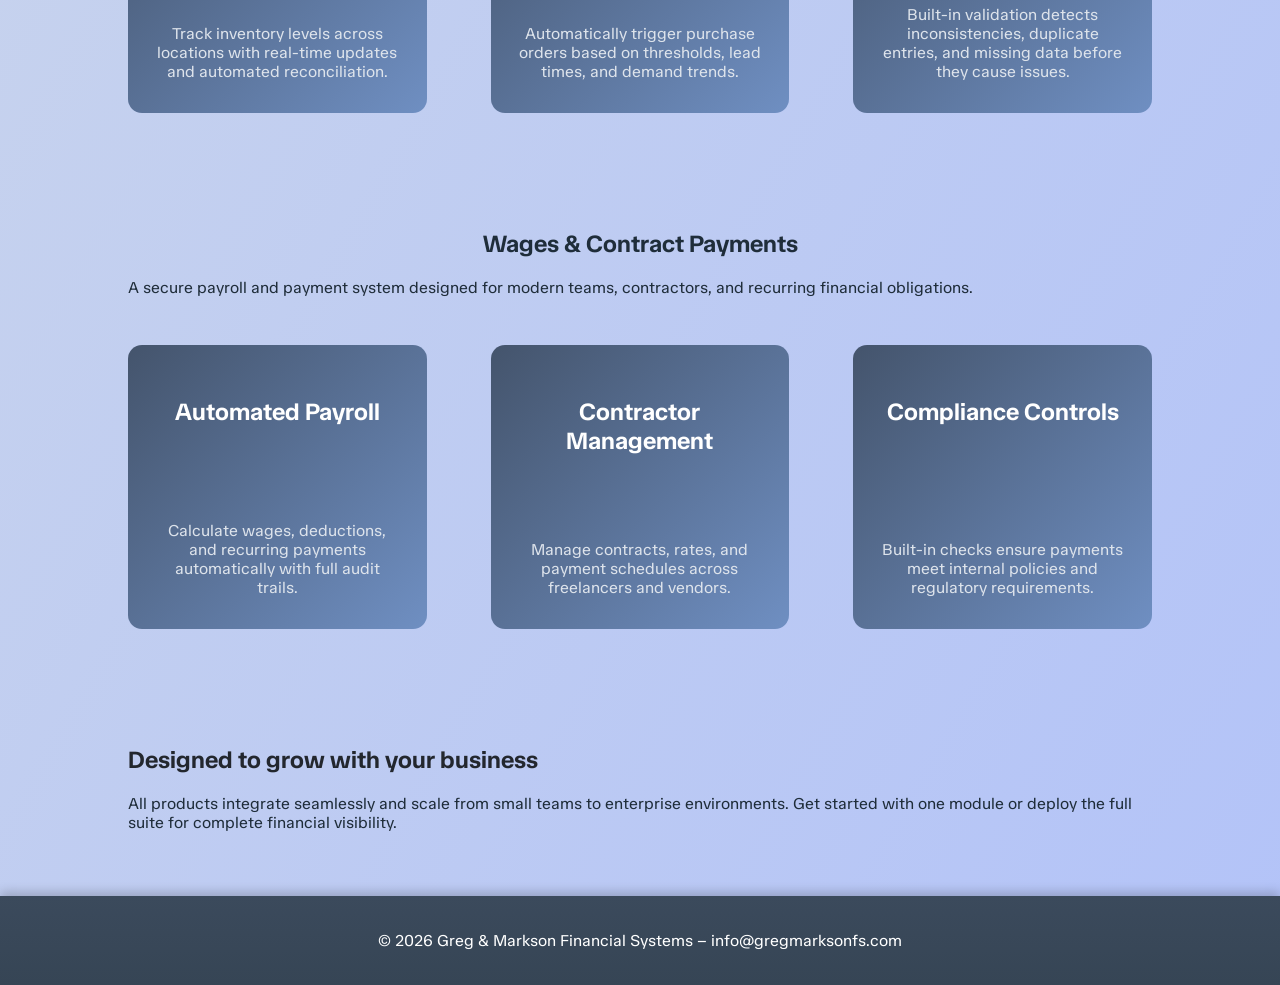
<file: portfolio_rebuild/financeProject/solutions.html>
<!DOCTYPE html>
<html lang="en">
<head>
    <meta charset="UTF-8" />
    <meta name="viewport" content="width=device-width, initial-scale=1.0" />
    <title>Products | Greg & Markson Financial Systems</title>

    <link rel="stylesheet" href="style.css" />
    <link rel="stylesheet" href="navbar.css" />

    <link href="https://fonts.googleapis.com/css?family=TASA+Orbiter:regular,500,600,700,800" rel="stylesheet" />
    <link href="https://fonts.googleapis.com/css?family=Funnel+Display:300,regular,500,600,700,800" rel="stylesheet" />
</head>

<body>

<!-- NAVBAR -->
<nav class="navbar">
    <div class="navbar_container">
        <a href="/" class="navbar_logo">G&M FS</a>
        <ul class="navbar_menu">
            <li><a href="solutions.html" class="navbar_links">Solutions</a></li>
            <li><a href="partners.html" class="navbar_links">Partners</a></li>
        </ul>
    </div>
</nav>

<!-- HERO -->
<section class="hero hero-alt">
    <div class="hero-content">
        <h1>Our Products</h1>
        <p>
            Purpose-built financial systems designed to automate operations,
            reduce risk, and provide real-time insight across your business.
        </p>
    </div>
</section>

<!-- INTRO -->
<section class="content-section">
    <h2>Enterprise-grade financial tools</h2>
    <p>
        Each Greg & Markson product is modular, scalable, and designed to work
        independently or as part of a unified financial ecosystem.
        Whether you're managing costs, inventory, or payroll, our systems
        adapt to your workflow — not the other way around.
    </p>
</section>

<!-- =========================================================
     BUDGETING & COST PREDICTION
========================================================= -->
<section class="content-section" id="budgeting">
    <h1>Budgeting & Cost Prediction</h1>

    <p>
        A predictive budgeting platform that helps finance teams plan ahead with
        confidence. Designed to eliminate spreadsheet sprawl and manual forecasting.
    </p>

    <div class="solution-grid">
        <div class="solution-card">
            <h2>Predictive Forecasting</h2>
            <span>
                Automatically project future costs using historical data,
                seasonality patterns, and adjustable growth assumptions.
            </span>
        </div>

        <div class="solution-card">
            <h2>Scenario Modeling</h2>
            <span>
                Test best-case, worst-case, and custom scenarios to understand
                financial risk before decisions are made.
            </span>
        </div>

        <div class="solution-card">
            <h2>Variance Tracking</h2>
            <span>
                Instantly identify deviations between planned and actual spend,
                with automated explanations and alerts.
            </span>
        </div>
    </div>
</section>

<!-- =========================================================
     INVENTORY MANAGEMENT
========================================================= -->
<section class="content-section" id="inventory">
    <h1>Inventory Management</h1>

    <p>
        A real-time inventory control system that minimizes stockouts,
        reduces overstocking, and prevents costly human errors.
    </p>

    <div class="solution-grid">
        <div class="solution-card">
            <h2>Live Stock Monitoring</h2>
            <span>
                Track inventory levels across locations with real-time updates
                and automated reconciliation.
            </span>
        </div>

        <div class="solution-card">
            <h2>Smart Reordering</h2>
            <span>
                Automatically trigger purchase orders based on thresholds,
                lead times, and demand trends.
            </span>
        </div>

        <div class="solution-card">
            <h2>Error Detection</h2>
            <span>
                Built-in validation detects inconsistencies, duplicate entries,
                and missing data before they cause issues.
            </span>
        </div>
    </div>
</section>

<!-- =========================================================
     WAGES & CONTRACT PAYMENTS
========================================================= -->
<section class="content-section" id="payments">
    <h1>Wages & Contract Payments</h1>

    <p>
        A secure payroll and payment system designed for modern teams,
        contractors, and recurring financial obligations.
    </p>

    <div class="solution-grid">
        <div class="solution-card">
            <h2>Automated Payroll</h2>
            <span>
                Calculate wages, deductions, and recurring payments
                automatically with full audit trails.
            </span>
        </div>

        <div class="solution-card">
            <h2>Contractor Management</h2>
            <span>
                Manage contracts, rates, and payment schedules
                across freelancers and vendors.
            </span>
        </div>

        <div class="solution-card">
            <h2>Compliance Controls</h2>
            <span>
                Built-in checks ensure payments meet internal policies
                and regulatory requirements.
            </span>
        </div>
    </div>
</section>

<!-- CTA -->
<section class="content-section">
    <h2>Designed to grow with your business</h2>
    <p>
        All products integrate seamlessly and scale from small teams
        to enterprise environments. Get started with one module or
        deploy the full suite for complete financial visibility.
    </p>
</section>

<!-- FOOTER -->
<footer class="footer">
    <p>
        © 2026 Greg & Markson Financial Systems –
        <a href="mailto:bowntema@gmail.com">info@gregmarksonfs.com</a>
    </p>
</footer>

<script src="main.js"></script>
</body>
</html>
</file>
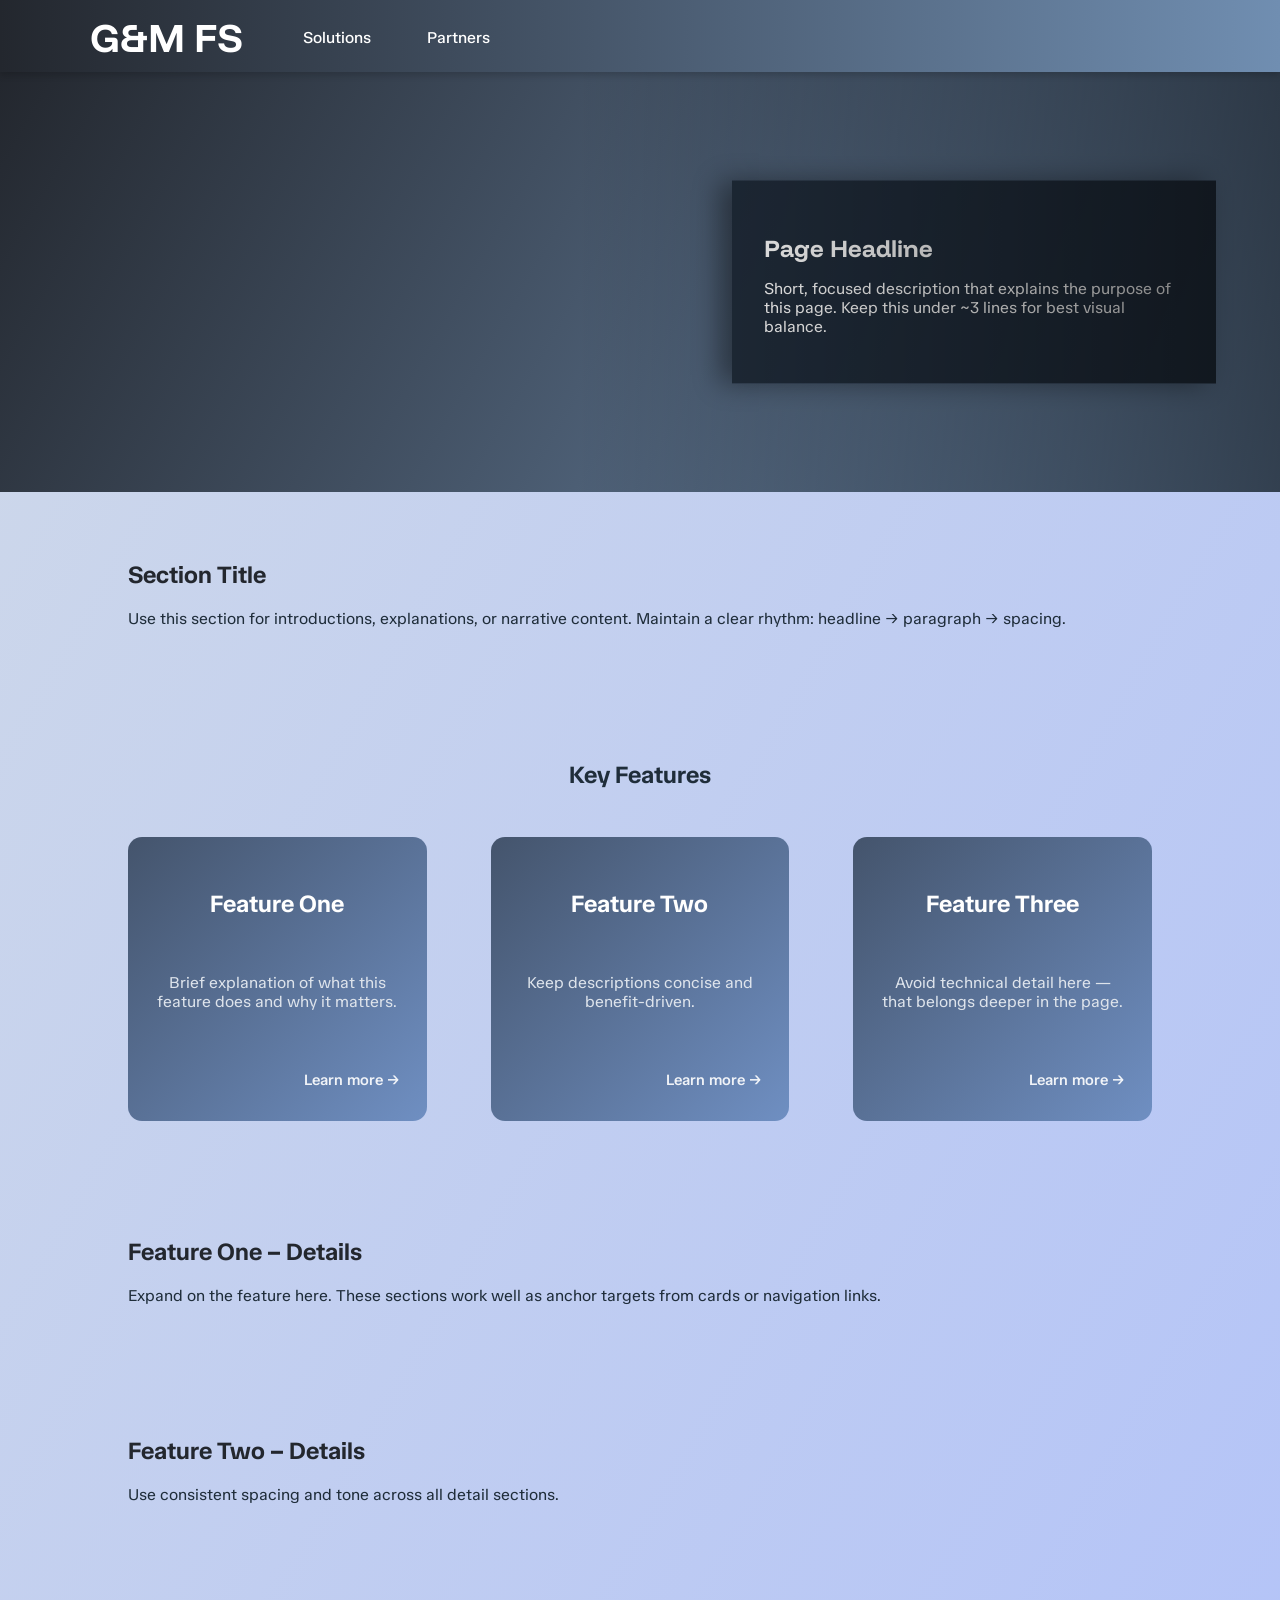
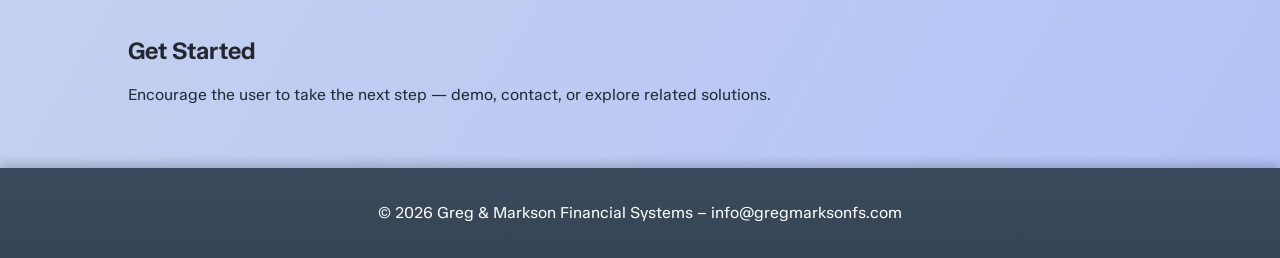
<file: portfolio_rebuild/financeProject/template.html>
<!DOCTYPE html>
<html lang="en">
<head>
    <meta charset="UTF-8" />
    <meta name="viewport" content="width=device-width, initial-scale=1.0" />
    <title>Page Title | Greg & Markson Financial Systems</title>

    <!-- Core styles -->
    <link rel="stylesheet" href="style.css" />
    <link rel="stylesheet" href="navbar.css" />

    <!-- Fonts -->
    <link href="https://fonts.googleapis.com/css?family=TASA+Orbiter:regular,500,600,700,800" rel="stylesheet" />
    <link href="https://fonts.googleapis.com/css?family=Funnel+Display:300,regular,500,600,700,800" rel="stylesheet" />
</head>

<body>

<!-- =========================
     NAVIGATION (shared)
========================== -->
<nav class="navbar">
    <div class="navbar_container">
        <a href="/" class="navbar_logo">G&M FS</a>
        <ul class="navbar_menu">
            <li><a href="solutions.html" class="navbar_links">Solutions</a></li>
            <li><a href="partners.html" class="navbar_links">Partners</a></li>
        </ul>
    </div>
</nav>

<!-- =========================
     HERO (image or gradient)
========================== -->
<section class="hero hero-alt">
    <!-- Use hero-alt for gradient background
         Use .hero with <img> for image-based hero -->
    <div class="hero-content">
        <h1>Page Headline</h1>
        <p>
            Short, focused description that explains the purpose of this page.
            Keep this under ~3 lines for best visual balance.
        </p>
    </div>
</section>

<!-- =========================
     PRIMARY CONTENT
========================== -->
<section class="content-section">
    <h2>Section Title</h2>
    <p>
        Use this section for introductions, explanations, or narrative content.
        Maintain a clear rhythm: headline → paragraph → spacing.
    </p>
</section>

<!-- =========================
     FEATURE / SOLUTION GRID
========================== -->
<section class="content-section">
    <h1>Key Features</h1>

    <div class="solution-grid">
        <a href="#feature-one" class="solution-card solution-link">
            <h2>Feature One</h2>
            <span>
                Brief explanation of what this feature does and why it matters.
            </span>
            <span class="solution-cta">Learn more →</span>
        </a>

        <a href="#feature-two" class="solution-card solution-link">
            <h2>Feature Two</h2>
            <span>
                Keep descriptions concise and benefit-driven.
            </span>
            <span class="solution-cta">Learn more →</span>
        </a>

        <a href="#feature-three" class="solution-card solution-link">
            <h2>Feature Three</h2>
            <span>
                Avoid technical detail here — that belongs deeper in the page.
            </span>
            <span class="solution-cta">Learn more →</span>
        </a>
    </div>
</section>

<!-- =========================
     DETAIL SECTIONS
========================== -->
<section class="content-section" id="feature-one">
    <h2>Feature One – Details</h2>
    <p>
        Expand on the feature here. These sections work well as anchor targets
        from cards or navigation links.
    </p>
</section>

<section class="content-section" id="feature-two">
    <h2>Feature Two – Details</h2>
    <p>
        Use consistent spacing and tone across all detail sections.
    </p>
</section>

<!-- =========================
     CTA SECTION
========================== -->
<section class="content-section">
    <h2>Get Started</h2>
    <p>
        Encourage the user to take the next step — demo, contact, or explore
        related solutions.
    </p>
</section>

<!-- =========================
     FOOTER (shared)
========================== -->
<footer class="footer">
    <p>
        © 2026 Greg & Markson Financial Systems –
        <a href="mailto:bowntema@gmail.com">info@gregmarksonfs.com</a>
    </p>
</footer>

<script src="main.js"></script>
</body>
</html>


<!--
6️⃣ How to reuse this template (recommended workflow)
For a product page

Rename:

Key Features → Product Capabilities

Link cards to:

#pricing

#security

#integrations

For a solution page

Use image-based .hero instead of .hero-alt

Keep 3–6 cards max

Anchor cards to deeper sections

For a marketing / partner page

Remove the grid

Stack multiple .content-section blocks

End with strong CTA

7️⃣ Design language rules (so pages stay consistent)

Do

Use .content-section for vertical rhythm

Keep card counts divisible by 2 or 3

Prefer links over buttons for navigation

Avoid

Nesting gradients inside gradients

Long paragraphs inside cards

Mixing alignment styles in one section
-->
</file>
<file: portfolio_rebuild/styles.css>
/* =========================================================
   Global Styles (clean + organized)
   Palette: 3 greens, 2 blues, 2 light reds
   ========================================================= */

:root{
  /* Greens */
  --g-900:#0B2B1A;   /* deep green */
  --g-700:#145A32;   /* primary green */
  --g-500:#2ECC71;   /* accent green */

  /* Blues */
  --b-900:#0B2A3D;   /* deep blue */
  --b-500:#2D9CDB;   /* accent blue */

  /* Light Reds */
  --r-200:#FFD1D6;   /* soft red background */
  --r-400:#FF7A8A;   /* soft red accent */

  /* Neutrals */
  --bg:#070B10;
  --panel:#0D141F;
  --panel-2:#0B1220;
  --text:#EAF2FF;
  --muted:#A8B3C7;
  --border:rgba(255,255,255,.10);

  --radius:16px;
  --radius-sm:12px;
  --shadow:0 10px 30px rgba(0,0,0,.35);
  --shadow-soft:0 6px 18px rgba(0,0,0,.25);
  --max:1100px;
}

*{ box-sizing:border-box; }
html, body{ height:100%; }
body{
  margin:0;
  font-family: system-ui, -apple-system, Segoe UI, Roboto, Ubuntu, "Helvetica Neue", Arial, "Noto Sans", "Liberation Sans", sans-serif;
  color:var(--text);
  background:
    radial-gradient(900px 500px at 10% 0%, rgba(46, 204, 113, .18), transparent 55%),
    radial-gradient(900px 600px at 90% 20%, rgba(45, 156, 219, .16), transparent 55%),
    radial-gradient(900px 600px at 30% 90%, rgba(255, 122, 138, .10), transparent 55%),
    linear-gradient(180deg, var(--bg), #05070C);
  line-height:1.55;
}

/* Links */
a{ color:var(--b-500); text-decoration:none; }
a:hover{ color: #80b3d1; }

/* Layout helpers */
.container{
  width:min(100% - 28px, var(--max));
  margin-inline:auto;
}
.section{
  padding: 28px 0;
}

/* Top nav */
.nav{
  position:sticky;
  top:0;
  z-index:50;
  backdrop-filter: blur(12px);
  background: rgba(7,11,16,.75);
  border-bottom:1px solid var(--border);
}
.nav-inner{
  display:flex;
  align-items:center;
  justify-content:space-between;
  padding: 12px 0;
  gap:12px;
}
.brand{
  display:flex;
  align-items:baseline;
  gap:10px;
  user-select:none;
}
.brand .dot{
  width:10px; height:10px; border-radius:999px;
  background: linear-gradient(135deg, var(--g-500), var(--b-500));
  box-shadow: 0 0 0 4px rgba(46,204,113,.12);
}
.brand .name{
  font-weight:750;
  letter-spacing:.2px;
}
.brand .tag{
  color:var(--muted);
  font-size:.92rem;
  display:none;
}
@media (min-width: 720px){
  .brand .tag{ display:inline; }
}

.nav-links{
  display:flex;
  gap:8px;
  flex-wrap:wrap;
  justify-content:flex-end;
}
.nav a{
  display:inline-flex;
  align-items:center;
  gap:8px;
  padding:10px 12px;
  border-radius:999px;
  color:var(--text);
  border:1px solid transparent;
  text-decoration:none;
  font-weight:600;
  font-size:.95rem;
}
.nav a:hover{
  border-color: var(--border);
  background: rgba(255,255,255,.04);
  text-decoration:none;
}
.nav a.active{
  background: rgba(46,204,113,.10);
  border-color: rgba(46,204,113,.25);
  color: #DDFBEA;
}

/* Cards */
.card{
  background: linear-gradient(180deg, rgba(255,255,255,.04), rgba(255,255,255,.02));
  border:1px solid var(--border);
  border-radius: var(--radius);
  box-shadow: var(--shadow-soft);
  overflow:hidden;
}
.card-inner{ padding: 18px; }

/* Hero */
.hero{
  padding: 36px 0 18px;
}
.hero-grid{
  display:grid;
  grid-template-columns: 1fr;
  gap: 16px;
}
@media (min-width: 900px){
  .hero-grid{ grid-template-columns: 1.2fr .8fr; align-items:stretch; }
}
h1{
  font-size: clamp(2rem, 4.2vw, 3.2rem);
  line-height:1.06;
  margin:0 0 10px;
  letter-spacing:-.6px;
}
h2{
  margin:0 0 10px;
  font-size: clamp(1.35rem, 2.4vw, 1.8rem);
}
p{ margin: 0 0 12px; color: #DCE7FF; }
.small{ font-size:.95rem; color: var(--muted); }

.kpis{
  display:grid;
  grid-template-columns: repeat(2, minmax(0,1fr));
  gap:12px;
}
.kpi{
  border-radius: var(--radius-sm);
  border:1px solid var(--border);
  background: rgba(11,18,32,.6);
  padding: 14px;
}
.kpi .label{ color: var(--muted); font-size:.92rem; }
.kpi .value{ font-size:1.35rem; font-weight:800; margin-top:2px; }

.badge-row{
  display:flex;
  flex-wrap:wrap;
  gap:8px;
  margin-top: 10px;
}
.badge{
  padding: 7px 10px;
  border-radius:999px;
  font-weight:700;
  font-size:.88rem;
  border:1px solid var(--border);
  background: rgba(255,255,255,.04);
}
.badge.green{ border-color: rgba(46,204,113,.25); background: rgba(46,204,113,.08); }
.badge.blue{ border-color: rgba(45,156,219,.25); background: rgba(45,156,219,.08); }
.badge.red{ border-color: rgba(255,122,138,.25); background: rgba(255,122,138,.08); }

/* Lists */
.list{
  display:grid;
  gap:10px;
}
.item{
  display:flex;
  gap:12px;
  padding: 14px;
  border-radius: var(--radius-sm);
  border:1px solid var(--border);
  background: rgba(11,18,32,.55);
}
.pill{
  flex:0 0 auto;
  min-width: 104px;
  align-self:flex-start;
  text-align:center;
  padding: 8px 10px;
  border-radius: 999px;
  font-weight:800;
  font-size:.85rem;
  color:#0A0E14;
  background: linear-gradient(135deg, var(--g-500), rgba(45,156,219,.9));
}
.item h3{
  margin:0;
  font-size:1.05rem;
}
.item .meta{
  margin-top:2px;
  color: var(--muted);
  font-size:.92rem;
}
.item .desc{ margin-top:6px; color:#DCE7FF; }

/* Buttons */
.btn{
  display:inline-flex;
  align-items:center;
  justify-content:center;
  gap:10px;
  padding: 11px 14px;
  border-radius: 12px;
  border:1px solid var(--border);
  background: rgba(255,255,255,.05);
  color: var(--text);
  text-decoration:none;
  font-weight:800;
  cursor:pointer;
}
.btn:hover{
  background: rgba(255,255,255,.08);
  text-decoration:none;
}
.btn.primary{
  border-color: rgba(46,204,113,.28);
  background: rgba(46,204,113,.12);
}
.btn.primary:hover{
  background: rgba(46,204,113,.16);
}
.btn.danger{
  border-color: rgba(255,122,138,.32);
  background: rgba(255,122,138,.12);
}
.btn.danger:hover{ background: rgba(255,122,138,.16); }

/* Forms / embeds */
.embed{
  border-radius: var(--radius);
  overflow:hidden;
  border: 1px solid var(--border);
  background: rgba(11,18,32,.55);
}
.embed iframe{
  width:100%;
  height: 560px;
  border:0;
  display:block;
}

/* Footer */
footer{
  margin-top: 32px;
  border-top:1px solid var(--border);
  background: rgba(7,11,16,.6);
}
.footer-grid{
  display:grid;
  grid-template-columns: 1fr;
  gap:14px;
  padding: 20px 0;
}
@media (min-width: 780px){
  .footer-grid{ grid-template-columns: 1fr 1fr; }
}
.footer-title{
  font-weight:800;
  margin:0 0 8px;
}
.footer-links{
  list-style:none;
  padding:0;
  margin:0;
  display:grid;
  gap:6px;
}
.footer-links a{
  color: #DCE7FF;
}
.footer-links a:hover{ color: #FFFFFF; }
.copyright{
  padding: 12px 0 18px;
  color: var(--muted);
  font-size:.95rem;
}

/* Utility */
.grid-2{
  display:grid;
  gap:16px;
  grid-template-columns: 1fr;
}
@media (min-width: 900px){
  .grid-2{ grid-template-columns: 1fr 1fr; }
}

.notice{
  border-radius: var(--radius);
  border: 1px solid rgba(255,122,138,.28);
  background: rgba(255,209,214,.08);
  padding: 14px 16px;
  color: #FFE9EC;
}
.notice strong{ color:#fff; }

/* Reduce motion */
@media (prefers-reduced-motion: reduce){
  *{ scroll-behavior:auto !important; transition:none !important; animation:none !important; }
}
</file>
<file: portfolio_rebuild/index.css>
/* Home-specific styles */
.hero .card-inner{ padding: 22px; }
</file>
<file: portfolio_rebuild/about.css>
/* About-specific styles */
.about-grid .card-inner{ padding: 20px; }
.meter{ font-family: ui-monospace, SFMono-Regular, Menlo, Monaco, Consolas, "Liberation Mono", "Courier New", monospace; }
</file>
<file: portfolio_rebuild/catalogueCC.css>
/* Catalogue-specific styles */
.table-wrap{
  overflow:auto;
  border-radius: var(--radius);
  border:1px solid var(--border);
  background: rgba(11,18,32,.55);
}
table{
  width:100%;
  border-collapse:collapse;
  min-width: 720px;
}
th, td{
  padding: 12px 12px;
  border-bottom:1px solid var(--border);
  text-align:left;
}
th{
  font-size:.92rem;
  color: var(--muted);
  font-weight:800;
  background: rgba(255,255,255,.03);
}
tr:hover td{ background: rgba(255,255,255,.03); }
</file>
<file: portfolio_rebuild/projects.css>
/* Projects-specific styles */
.project-grid{
  display:grid;
  grid-template-columns: 1fr;
  gap: 12px;
}
@media (min-width: 900px){
  .project-grid{ grid-template-columns: 1fr 1fr; }
}
</file>
<file: portfolio_rebuild/services.css>
/* Services-specific styles */
.service-top{
  display:flex;
  flex-direction:column;
  gap:12px;
}
@media (min-width: 900px){
  .service-top{ flex-direction:row; align-items:flex-start; justify-content:space-between; }
}
.service-top .actions{ display:flex; flex-wrap:wrap; gap:10px; }
</file>
<file: portfolio_rebuild/financeProject/style.css>
:root {
    --brand-primary: #23272e;
    --brand-secondary: #708eb1;
    --brand-dark: #1b2633;
    --brand-accent: #5d11e0;
    --background-main: linear-gradient(120deg, #cfd9e9 0%, #b3c3f8 50%, #deb3fa 100%);
}

body, html {
    scroll-behavior: smooth;
    margin: 0;
    padding: 0;
    font-family: 'TASA Orbiter';
    color: #1f2d3a;

    background: var(--background-main);
    background-size: 200% 200%;
    animation: gradientShift 9s ease infinite;
}

.h1 {
    text-align: center;
}

@keyframes gradientShift {
    0% {
        background-position: 0% 50%;
    }
    50% {
        background-position: 100% 50%;
    }
    100% {
        background-position: 0% 50%;
    }
}

/* HERO with Image Right and Alt version */
.hero {
    position: relative;
    height: 420px;
    overflow: hidden;
}

.hero img {
    width: 100%;
    height: 100%;
    object-fit: cover;
}

.hero::after {
    content: "";
    position: absolute;
    inset: 0;
    background: linear-gradient(to right, transparent 45%, rgba(0,0,0,0.55));
}

.hero-content {
    position: absolute;
    right: 5%;
    top: 50%;
    transform: translateY(-50%);
    max-width: 420px;
    background: rgba(27, 38, 51, 0.9);
    padding: 2rem;
    color: white;
    box-shadow: -12px 0 25px rgba(0,0,0,0.4);
}

.hero-content h1 {
    font-family: 'Funnel Display';
    margin-bottom: 1rem;
}
.hero-content-alt {
    position: absolute;
    left: 5%;
    top: 50%;
    transform: translateY(-50%);
    max-width: 420px;
    background: rgba(27, 38, 51, 0.9);
    padding: 2rem;
    color: white;
    box-shadow: -12px 0 25px rgba(0,0,0,0.4);
}

.hero-content h1 {
    font-family: 'Funnel Display';
    margin-bottom: 1rem;
}


/* HERO with colour banner */

.hero-alt {
    position: relative;
    height: 420px;
    overflow: hidden;
    /* Replace image with gradient background */
    background: linear-gradient(120deg, #23272e 0%, #708eb1 100%);
}

/* Remove the image styling since we’re not using <img> anymore */
.hero-alt img {
    display: none;
}

/* Optional overlay for extra depth */
.hero-alt::after {
    content: "";
    position: absolute;
    inset: 0;
    background: linear-gradient(to right, transparent 45%, rgba(0,0,0,0.55));
}

/* CONTENT */
.content-section {
    padding: 3rem 10%;
}

.content-section h1 {
    text-align: center;
    color:#1f2d3a;
}

.content-section h2 {
    color: var(--brand-primary);
}

.reason {
    text-align: right;
}

.solution-grid {
    display: grid;
    grid-template-columns: repeat(auto-fit, minmax(240px, 1fr));
    gap: 4rem;
    margin-top: 3rem;
    
}

.solution-card {
    background: linear-gradient(to right bottom,#48576e, #6a8bbf);
    backdrop-filter: blur(5px);
    border-radius: 14px;
    color: white;
    text-align: center;
    overflow: hidden;
    margin: 1.5rem;
    padding: 1.75rem 1.5rem;

    transition:
        transform 0.25s ease,
        box-shadow 0.25s ease;
}

.solution-card:hover {
    background: linear-gradient(to right bottom,#627796, #82a9e7);
    transform: translateY(-6px);
    box-shadow:
        0 16px 32px rgba(27, 38, 51, 0.12),
        inset 0 1px 0 rgba(255,255,255,0.7);
}

.solution-card h2 {
    color: white;
}

/* SOLUTIONS – refined interaction */
.solutions h1 {
    margin-bottom: 2rem;
}

.solution-link {
    text-decoration: none;
    color: inherit;
    position: relative;
}

/* Card refinements */
.solution-card {
    padding: 2rem 1.75rem;
    margin: 0;
    min-height: 220px;
    color: rgb(221, 227, 235);
    display: flex;
    flex-direction: column;
    justify-content: space-between;

    cursor: pointer;
    outline: none;
}

/* CTA indicator */
.solution-cta {
    margin-top: 1.5rem;
    font-weight: 600;
    font-size: 0.95rem;
    color: rgba(255,255,255,0.9);

    align-self: flex-end;
    transition: transform 0.2s ease;
}

/* Hover + focus */
.solution-card:hover .solution-cta {
    transform: translateX(4px);
}

.solution-card:focus-visible {
    box-shadow:
        0 0 0 3px rgba(255,255,255,0.35),
        0 16px 32px rgba(27, 38, 51, 0.18);
}

/* Slightly deeper base gradient */
.solution-card {
    background: linear-gradient(
        135deg,
        #44546c 0%,
        #6f8fc2 100%
    );
}

.solution-card:hover {
    background: linear-gradient(
        135deg,
        #5a6f8f 0%,
        #88adeb 100%
    );
}


/* TEAM */
.team-section {
    padding: 3rem 10%;
}

.team-grid {
    display: grid;
    grid-template-columns: repeat(auto-fit, minmax(240px, 1fr));
    gap: 2rem;
    margin-top: 2rem;
}

.team-card {
    background: linear-gradient(118deg, #f7f7f8 0%, #afb7bb 100% );
    backdrop-filter: blur(6px);
    border-radius: 14px;

    text-align: center;
    overflow: hidden;

    box-shadow:
        0 8px 20px rgba(27, 38, 51, 0.08),
        inset 0 1px 0 rgba(255,255,255,0.6);

    transition:
        transform 0.25s ease,
        box-shadow 0.25s ease;
}



.team-card:hover {
        background: linear-gradient(118deg, #ededf7 0%, #a4b2b9 100% );
    transform: translateY(-6px);
    box-shadow:
        0 16px 32px rgba(27, 38, 51, 0.12),
        inset 0 1px 0 rgba(255,255,255,0.7);
}


.team-card img {
    width: 100%;
    height: 260px;
    object-fit: cover;
}

.team-card h3 {
    margin: 1rem 0 0.3rem;
}

.team-card span {
    font-size: 0.9rem;
    color: var(--brand-accent);
    padding-bottom: 1rem;
    display: block;
}

/* FOOTER */
.footer {
    background: linear-gradient(to top, #364555, #3b4a5c);
    color: white;
    text-align: center;
    padding: 1.2rem;
    box-shadow: 0 -4px 10px rgba(0,0,0,0.2);
}

.footer a {
    color: white;
    text-decoration: none;
}

.footer a:hover {
    color: #99bdf7;
}

.footer a:active {
    color: cornflowerblue;
}
</file>
<file: portfolio_rebuild/financeProject/navbar.css>
.navbar {
  position: sticky;
  top: 0;
  z-index: 1000;

  background: linear-gradient(to right, var(--brand-primary), var(--brand-secondary));
  box-shadow: 0 4px 6px rgba(0,0,0,0.15);

  transition: height 0.35s ease, padding 0.35s ease;
  height: 3rem;
  padding: 0.75rem 2rem;
  overflow: visible;
}

/* Collapsed state */
.navbar.navbar--collapsed {
  height: 8px;
  padding: 0;
}


.navbar_container {
  max-width: 1100px;
  margin: 0 auto;

  display: flex;
  align-items: center;
}


.navbar_logo {
  font-family: 'Funnel Display';
  font-size: 2.5rem;
  font-weight: 700;
  color: white;
  text-decoration: none;

  margin-right: 2.5rem; 
  white-space: nowrap;

  transition: opacity 0.25s ease;
}

/* Hide logo text when collapsed */
.navbar--collapsed .navbar_logo {
  opacity: 0;
}


.navbar_menu {
  list-style: none;
  display: flex;
  gap: 1rem;
  margin: 0;
  padding: 0;

  transition: opacity 0.25s ease;
}

/* Hide links when collapsed */
.navbar--collapsed .navbar_menu {
  opacity: 0;
  pointer-events: none;
}


.navbar_links {
  font-size: 1rem;
  font-weight: 500;
  color: white;
  text-decoration: none;
  padding: 0.5rem 1.25rem;
  border-radius: 4px;
  transition: background-color 0.2s ease, transform 0.2s ease;
}

.navbar_links:hover {
  background-color: rgba(0,0,0,0.25);
  transform: translateY(-1px);
}

.navbar_links:active {
    background-color: rgba(43, 43, 49, 0.25);
}
</file>
